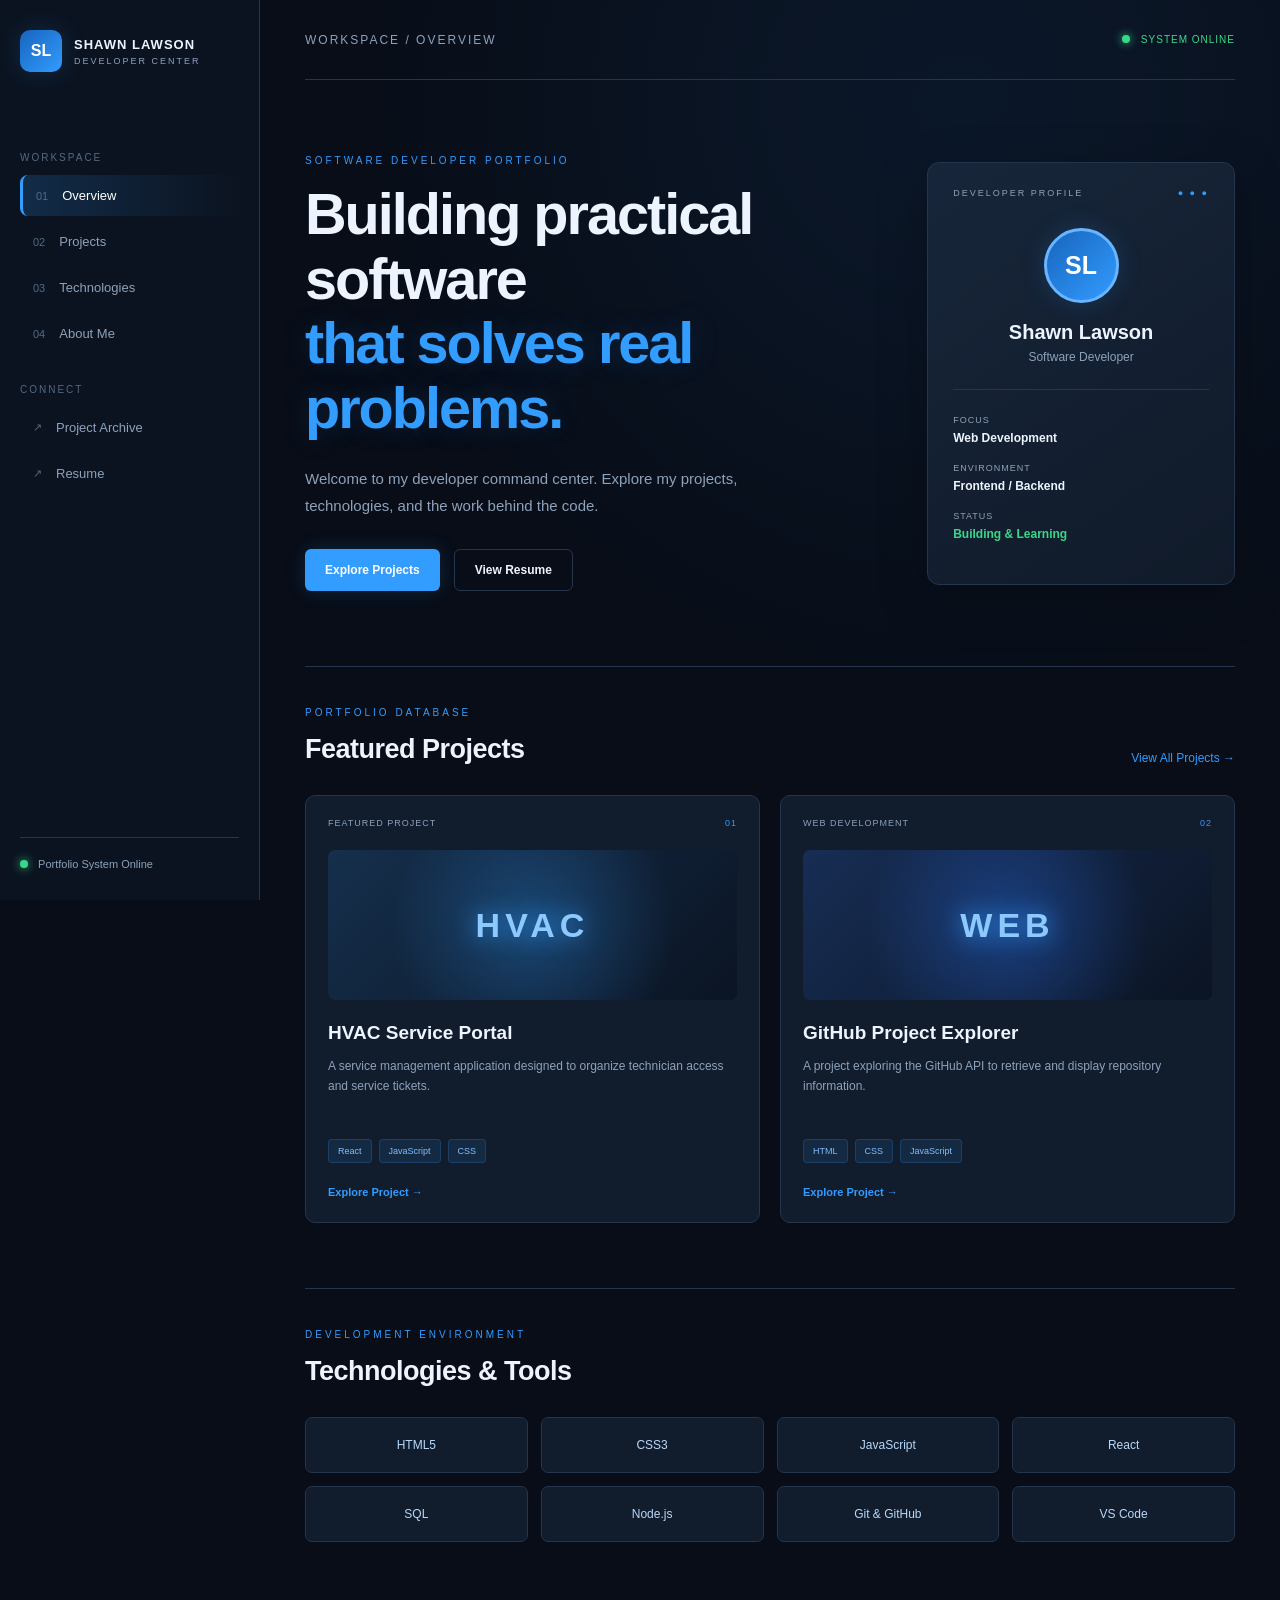
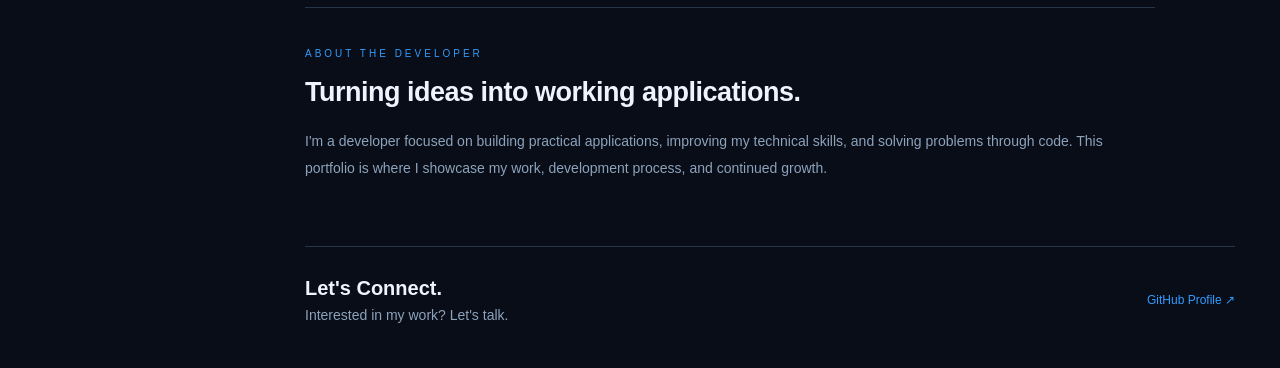
<file: index.html>
<!DOCTYPE html>
<html lang="en">

<head>
    <meta charset="UTF-8">
    <meta name="viewport" content="width=device-width, initial-scale=1.0">

    <meta name="description" content="Shawn Lawson - Software Developer Portfolio">

    <title>Shawn Lawson | Developer Command Center</title>

    <link rel="stylesheet" href="/css/style.css">
</head>

<body>

    <div class="command-center">

        <!-- SIDEBAR -->
        <aside class="sidebar">

            <div class="brand">
                <span class="brand-icon">SL</span>
                <div>
                    <h2>SHAWN LAWSON</h2>
                    <p>DEVELOPER CENTER</p>
                </div>
            </div>

            <nav class="sidebar-nav">
                <p class="nav-label">WORKSPACE</p>

                <a href="#overview" class="nav-link active">
                    <span>01</span> Overview
                </a>

                <a href="#projects" class="nav-link">
                    <span>02</span> Projects
                </a>

                <a href="#skills" class="nav-link">
                    <span>03</span> Technologies
                </a>

                <a href="#about" class="nav-link">
                    <span>04</span> About Me
                </a>

                <p class="nav-label">CONNECT</p>

                <a href="projects.html" class="nav-link">
                    <span>↗</span> Project Archive
                </a>

                <a href="resume.html" class="nav-link">
                    <span>↗</span> Resume
                </a>
            </nav>

            <div class="sidebar-footer">
                <span class="status-indicator"></span>
                Portfolio System Online
            </div>

        </aside>


        <!-- MAIN CONTENT -->
        <main class="main-content">

            <!-- TOP BAR -->
            <header class="topbar">
                <div>
                    <p class="breadcrumb">WORKSPACE / OVERVIEW</p>
                </div>

                <div class="system-status">
                    <span class="status-indicator"></span>
                    SYSTEM ONLINE
                </div>
            </header>


            <!-- OVERVIEW -->
            <section class="hero-section" id="overview">

                <div class="hero-content">
                    <p class="section-eyebrow">
                        SOFTWARE DEVELOPER PORTFOLIO
                    </p>

                    <h1>
                        Building practical software
                        <span>that solves real problems.</span>
                    </h1>

                    <p class="hero-description">
                        Welcome to my developer command center.
                        Explore my projects, technologies, and
                        the work behind the code.
                    </p>

                    <div class="hero-actions">
                        <a href="#projects" class="primary-button">
                            Explore Projects
                        </a>

                        <a href="resume.html" class="secondary-button">
                            View Resume
                        </a>
                    </div>
                </div>

                <div class="profile-panel">
                    <div class="panel-header">
                        <span>DEVELOPER PROFILE</span>
                        <span class="panel-dots">● ● ●</span>
                    </div>

                    <div class="profile-avatar">SL</div>

                    <h2>Shawn Lawson</h2>
                    <p>Software Developer</p>

                    <div class="profile-divider"></div>

                    <div class="profile-detail">
                        <span>FOCUS</span>
                        <strong>Web Development</strong>
                    </div>

                    <div class="profile-detail">
                        <span>ENVIRONMENT</span>
                        <strong>Frontend / Backend</strong>
                    </div>

                    <div class="profile-detail">
                        <span>STATUS</span>
                        <strong class="online-text">Building & Learning</strong>
                    </div>
                </div>

            </section>


            <!-- PROJECTS -->
            <section class="content-section" id="projects">

                <div class="section-heading">
                    <div>
                        <p class="section-eyebrow">PORTFOLIO DATABASE</p>
                        <h2>Featured Projects</h2>
                    </div>

                    <a href="projects.html" class="text-link">
                        View All Projects →
                    </a>
                </div>

                <div class="project-grid">

                    <article class="project-card featured-project">
                        <div class="project-topline">
                            <span>FEATURED PROJECT</span>
                            <span class="project-number">01</span>
                        </div>

                        <div class="project-visual">
                            <span>HVAC</span>
                        </div>

                        <h3>HVAC Service Portal</h3>

                        <p>
                            A service management application
                            designed to organize technician
                            access and service tickets.
                        </p>

                        <div class="tech-tags">
                            <span>React</span>
                            <span>JavaScript</span>
                            <span>CSS</span>
                        </div>

                        <a href="projects.html" class="project-link">
                            Explore Project →
                        </a>
                    </article>


                    <article class="project-card">
                        <div class="project-topline">
                            <span>WEB DEVELOPMENT</span>
                            <span class="project-number">02</span>
                        </div>

                        <div class="project-visual visual-blue">
                            <span>WEB</span>
                        </div>

                        <h3>GitHub Project Explorer</h3>

                        <p>
                            A project exploring the GitHub API
                            to retrieve and display repository
                            information.
                        </p>

                        <div class="tech-tags">
                            <span>HTML</span>
                            <span>CSS</span>
                            <span>JavaScript</span>
                        </div>

                        <a href="projects.html" class="project-link">
                            Explore Project →
                        </a>
                    </article>

                </div>

            </section>


            <!-- TECHNOLOGIES -->
            <section class="content-section" id="skills">

                <div class="section-heading">
                    <div>
                        <p class="section-eyebrow">DEVELOPMENT ENVIRONMENT</p>
                        <h2>Technologies & Tools</h2>
                    </div>
                </div>

                <div class="skills-grid">
                    <div class="skill-card">HTML5</div>
                    <div class="skill-card">CSS3</div>
                    <div class="skill-card">JavaScript</div>
                    <div class="skill-card">React</div>
                    <div class="skill-card">SQL</div>
                    <div class="skill-card">Node.js</div>
                    <div class="skill-card">Git & GitHub</div>
                    <div class="skill-card">VS Code</div>
                </div>

            </section>


            <!-- ABOUT -->
            <section class="content-section about-section" id="about">

                <p class="section-eyebrow">ABOUT THE DEVELOPER</p>

                <h2>Turning ideas into working applications.</h2>

                <p>
                    I'm a developer focused on building practical
                    applications, improving my technical skills,
                    and solving problems through code.

                    This portfolio is where I showcase my work,
                    development process, and continued growth.
                </p>

            </section>


            <!-- CONTACT -->
            <footer class="main-footer" id="contact">
                <div>
                    <h3>Let's Connect.</h3>
                    <p>Interested in my work? Let's talk.</p>
                </div>

                <a href="https://github.com/Slawson25" target="_blank" rel="noopener noreferrer">
                    GitHub Profile ↗
                </a>
            </footer>

        </main>

    </div>

    <script type="module" src="/js/app.js"></script>

</body>

</html>
</file>
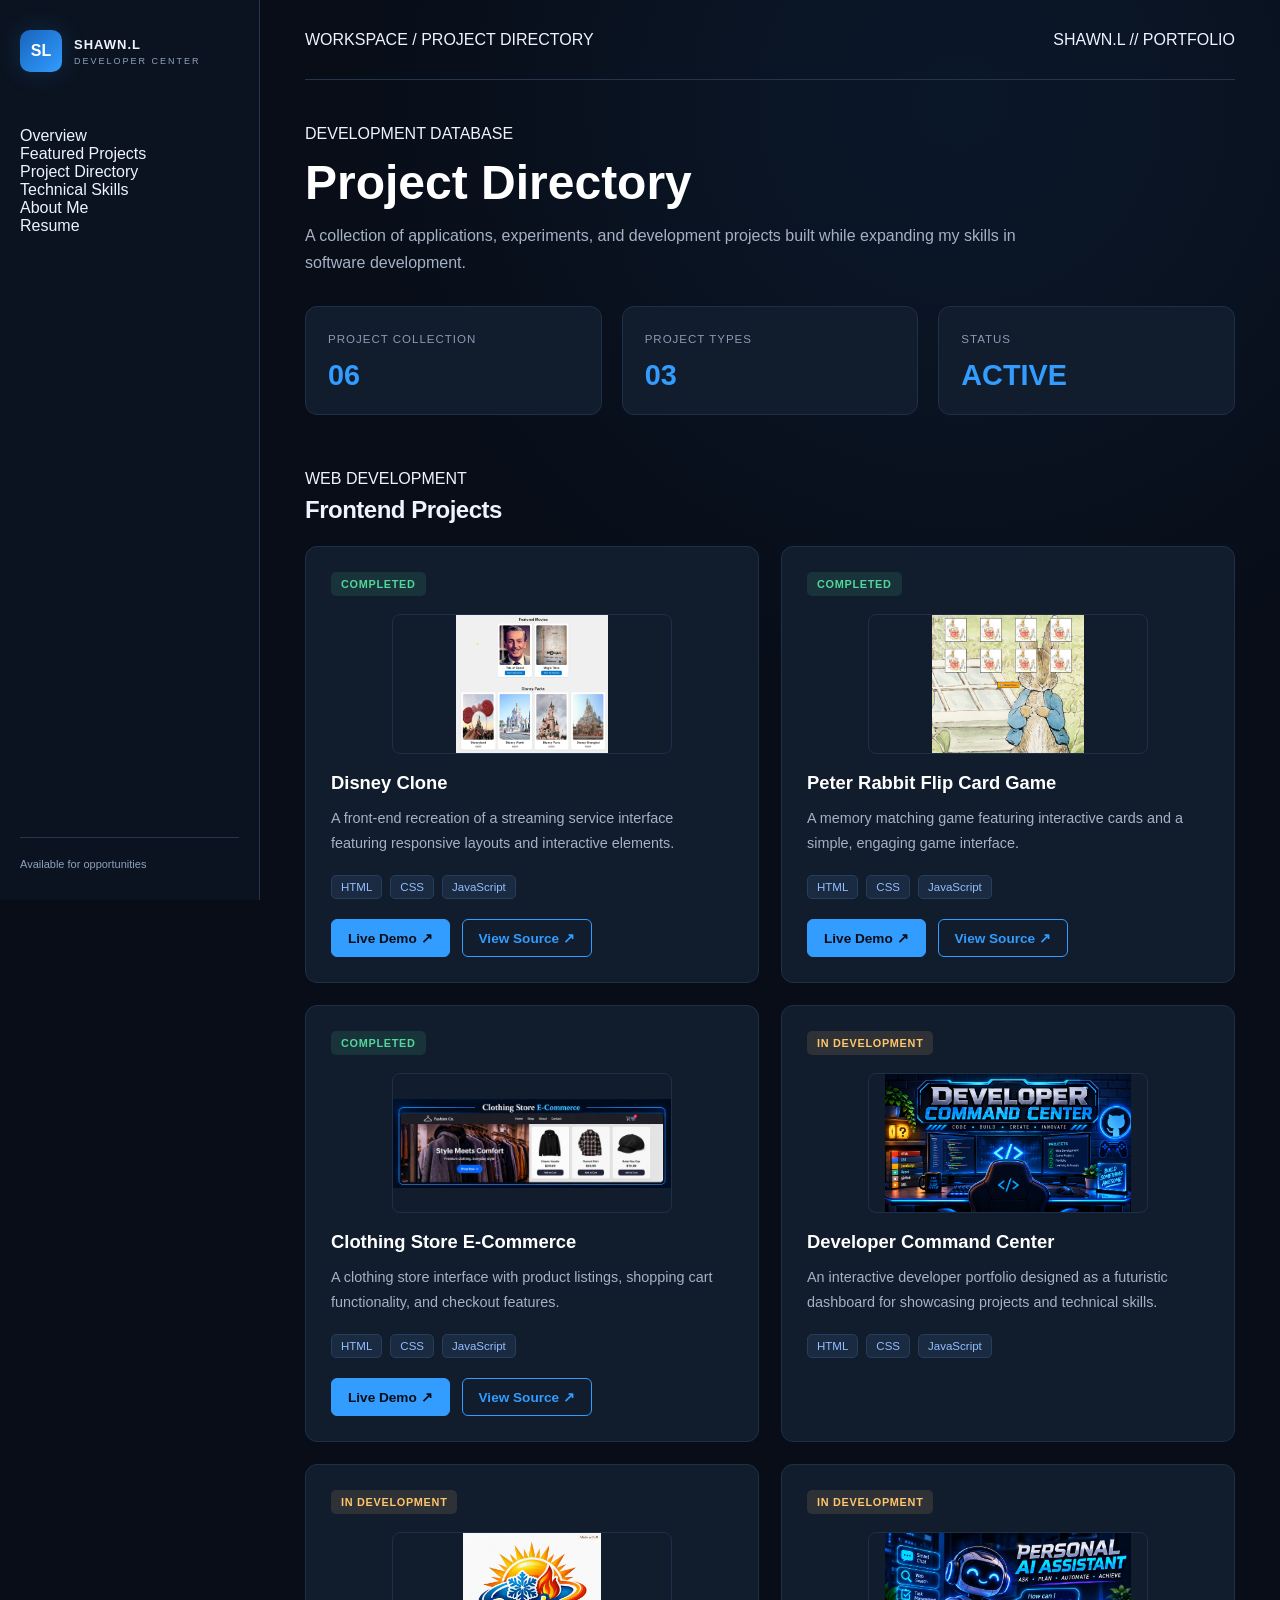
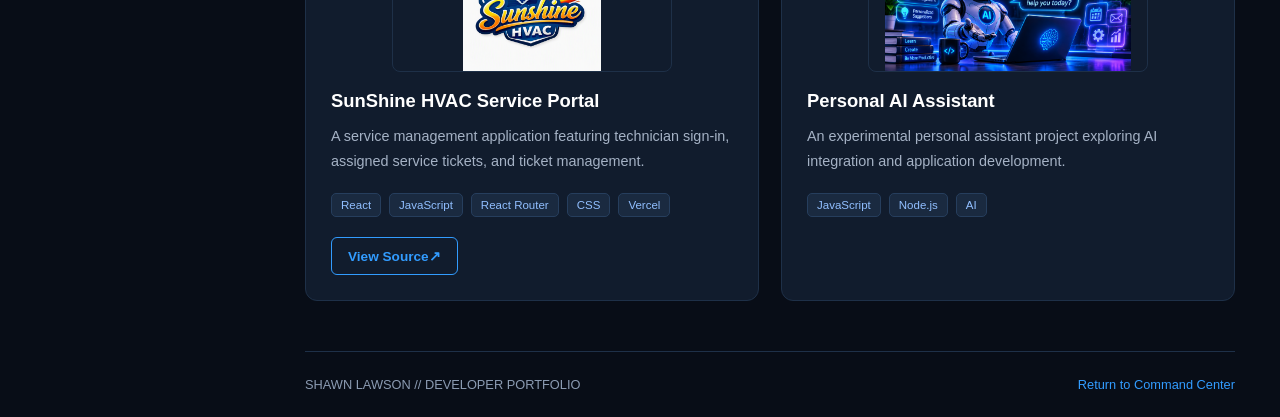
<file: projects.html>
<!DOCTYPE html>
<html lang="en">

<head>
    <meta charset="UTF-8">
    <meta name="viewport" content="width=device-width, initial-scale=1.0">

    <title>Project Directory | Shawn Lawson</title>

    <link rel="stylesheet" href="/css/style.css">
    <link rel="stylesheet" href="/css/projects.css">
</head>

<body>

    <div class="dashboard">

        <aside class="sidebar">
            <div class="brand">
                <span class="brand-icon">SL</span>
                <div>
                    <h2>SHAWN.L</h2>
                    <p>DEVELOPER CENTER</p>
                </div>
            </div>

            <nav class="sidebar-nav">
                <a href="index.html">Overview</a>
                <a href="index.html#projects">Featured Projects</a>
                <a href="projects.html" class="active">Project Directory</a>
                <a href="index.html#skills">Technical Skills</a>
                <a href="index.html#about">About Me</a>
                <a href="resume.html">Resume</a>
            </nav>

            <div class="sidebar-footer">
                <span class="status-dot"></span>
                Available for opportunities
            </div>
        </aside>

        <main class="main-content">

            <header class="topbar">
                <span>WORKSPACE / PROJECT DIRECTORY</span>
                <span>SHAWN.L // PORTFOLIO</span>
            </header>

            <section class="directory-hero">
                <p class="eyebrow">DEVELOPMENT DATABASE</p>
                <h1>Project Directory</h1>
                <p>
                    A collection of applications, experiments, and
                    development projects built while expanding my
                    skills in software development.
                </p>
            </section>

            <section class="directory-stats">
                <div class="stat-card">
                    <span>PROJECT COLLECTION</span>
                    <h2>06</h2>
                </div>

                <div class="stat-card">
                    <span>PROJECT TYPES</span>
                    <h2>03</h2>
                </div>

                <div class="stat-card">
                    <span>STATUS</span>
                    <h2>ACTIVE</h2>
                </div>
            </section>

            <section class="project-section">
                <div class="section-heading">
                    <div>
                        <p class="eyebrow">WEB DEVELOPMENT</p>
                        <h2>Frontend Projects</h2>
                    </div>
                </div>

                <div class="directory-grid">


                    <article class="directory-card">
                        <span class="project-status completed">
                            COMPLETED
                        </span>

                        <img class="project-preview" src="assets/disney-clone-preview.png"
                            alt="Disney Clone project preview">

                        <h3>Disney Clone</h3>

                        <p>
                            A front-end recreation of a streaming
                            service interface featuring responsive
                            layouts and interactive elements.
                        </p>

                        <div class="tech-tags">
                            <span>HTML</span>
                            <span>CSS</span>
                            <span>JavaScript</span>
                        </div>

                        <div class="project-actions">
                            <a href="https://slawson25.github.io/final-project/" class="demo-link" target="_blank"
                                rel="noopener noreferrer">
                                Live Demo ↗
                            </a>

                            <a href="https://github.com/Slawson25/final-project" class="project-link" target="_blank"
                                rel="noopener noreferrer">
                                View Source ↗
                            </a>
                        </div>
                    </article>



                    <article class="directory-card">
                        <span class="project-status completed">
                            COMPLETED
                        </span>

                        <img class="project-preview" src="assets/peter-rabbit-game-preview.png" alt="peter-rabbit-game">

                        <h3>Peter Rabbit Flip Card Game</h3>

                        <p>
                            A memory matching game featuring
                            interactive cards and a simple,
                            engaging game interface.
                        </p>

                        <div class="tech-tags">
                            <span>HTML</span>
                            <span>CSS</span>
                            <span>JavaScript</span>
                        </div>

                        <div class="project-actions">
                            <a href="https://card-flip-game-sepia.vercel.app/" class="demo-link" target="_blank"
                                rel="noopener noreferrer">
                                Live Demo ↗
                            </a>

                            <a href="https://github.com/Slawson25/Card-Flip-Game" class="project-link" target="_blank"
                                rel="noopener noreferrer">
                                View Source ↗
                            </a>
                        </div>
                    </article>



                    <article class="directory-card">
                        <span class="project-status completed">
                            COMPLETED
                        </span>

                        <img class="project-preview" src="assets/clothing-store-preview.png" alt="clothing-store">

                        <h3>Clothing Store E-Commerce</h3>

                        <p>
                            A clothing store interface with product
                            listings, shopping cart functionality,
                            and checkout features.
                        </p>

                        <div class="tech-tags">
                            <span>HTML</span>
                            <span>CSS</span>
                            <span>JavaScript</span>
                        </div>

                        <div class="project-actions">
                            <a href="https://slawson25.github.io/E-Commerce-Page/" class="demo-link" target="_blank"
                                rel="noopener noreferrer">
                                Live Demo ↗
                            </a>

                            <a href="https://github.com/Slawson25/E-Commerce-Page" class="project-link" target="_blank"
                                rel="noopener noreferrer">
                                View Source ↗
                            </a>
                        </div>
                    </article>


                    <article class="directory-card">
                        <span class="project-status in-progress">
                            IN DEVELOPMENT
                        </span>

                        <img class="project-preview" src="assets/Neon Developer Command Center.png"
                            alt="Neon Developer">

                        <h3>Developer Command Center</h3>
                        <p>
                            An interactive developer portfolio
                            designed as a futuristic dashboard
                            for showcasing projects and technical skills.
                        </p>
                        <div class="tech-tags">
                            <span>HTML</span>
                            <span>CSS</span>
                            <span>JavaScript</span>
                        </div>
                    </article>

                    <article class="directory-card">
                        <span class="project-status in-progress">
                            IN DEVELOPMENT
                        </span>

                        <img class="project-preview" src="assets/custom-HVAC.png" alt="custom-hvac">

                        <h3>SunShine HVAC Service Portal</h3>
                        <p>
                            A service management application
                            featuring technician sign-in,
                            assigned service tickets, and
                            ticket management.
                        </p>
                        <div class="tech-tags">
                            <span>React</span>
                            <span>JavaScript</span>
                            <span>React Router</span>
                            <span>CSS</span>
                            <span>Vercel</span>
                        </div>

                        <div class="project-actions">
                            <a href="https://github.com/Slawson25/hvac-portal"
                            class="project-link"
                            target="_blank"
                            rel="noopener noreferrer">
                            View Source↗</a>
                        </div>
                    </article>

                    <article class="directory-card">
                        <span class="project-status in-progress">
                            IN DEVELOPMENT
                        </span>

                        <img class="project-preview" src="assets/Personal AI Assistant Neon Workspace.png"
                            alt="Personal AI Assistant">

                        <h3>Personal AI Assistant</h3>
                        <p>
                            An experimental personal assistant
                            project exploring AI integration
                            and application development.
                        </p>
                        <div class="tech-tags">
                            <span>JavaScript</span>
                            <span>Node.js</span>
                            <span>AI</span>
                        </div>
                    </article>

                </div>
            </section>

            <footer class="directory-footer">
                <p>SHAWN LAWSON // DEVELOPER PORTFOLIO</p>
                <a href="index.html">Return to Command Center</a>
            </footer>

        </main>
    </div>

</body>

</html>
</file>
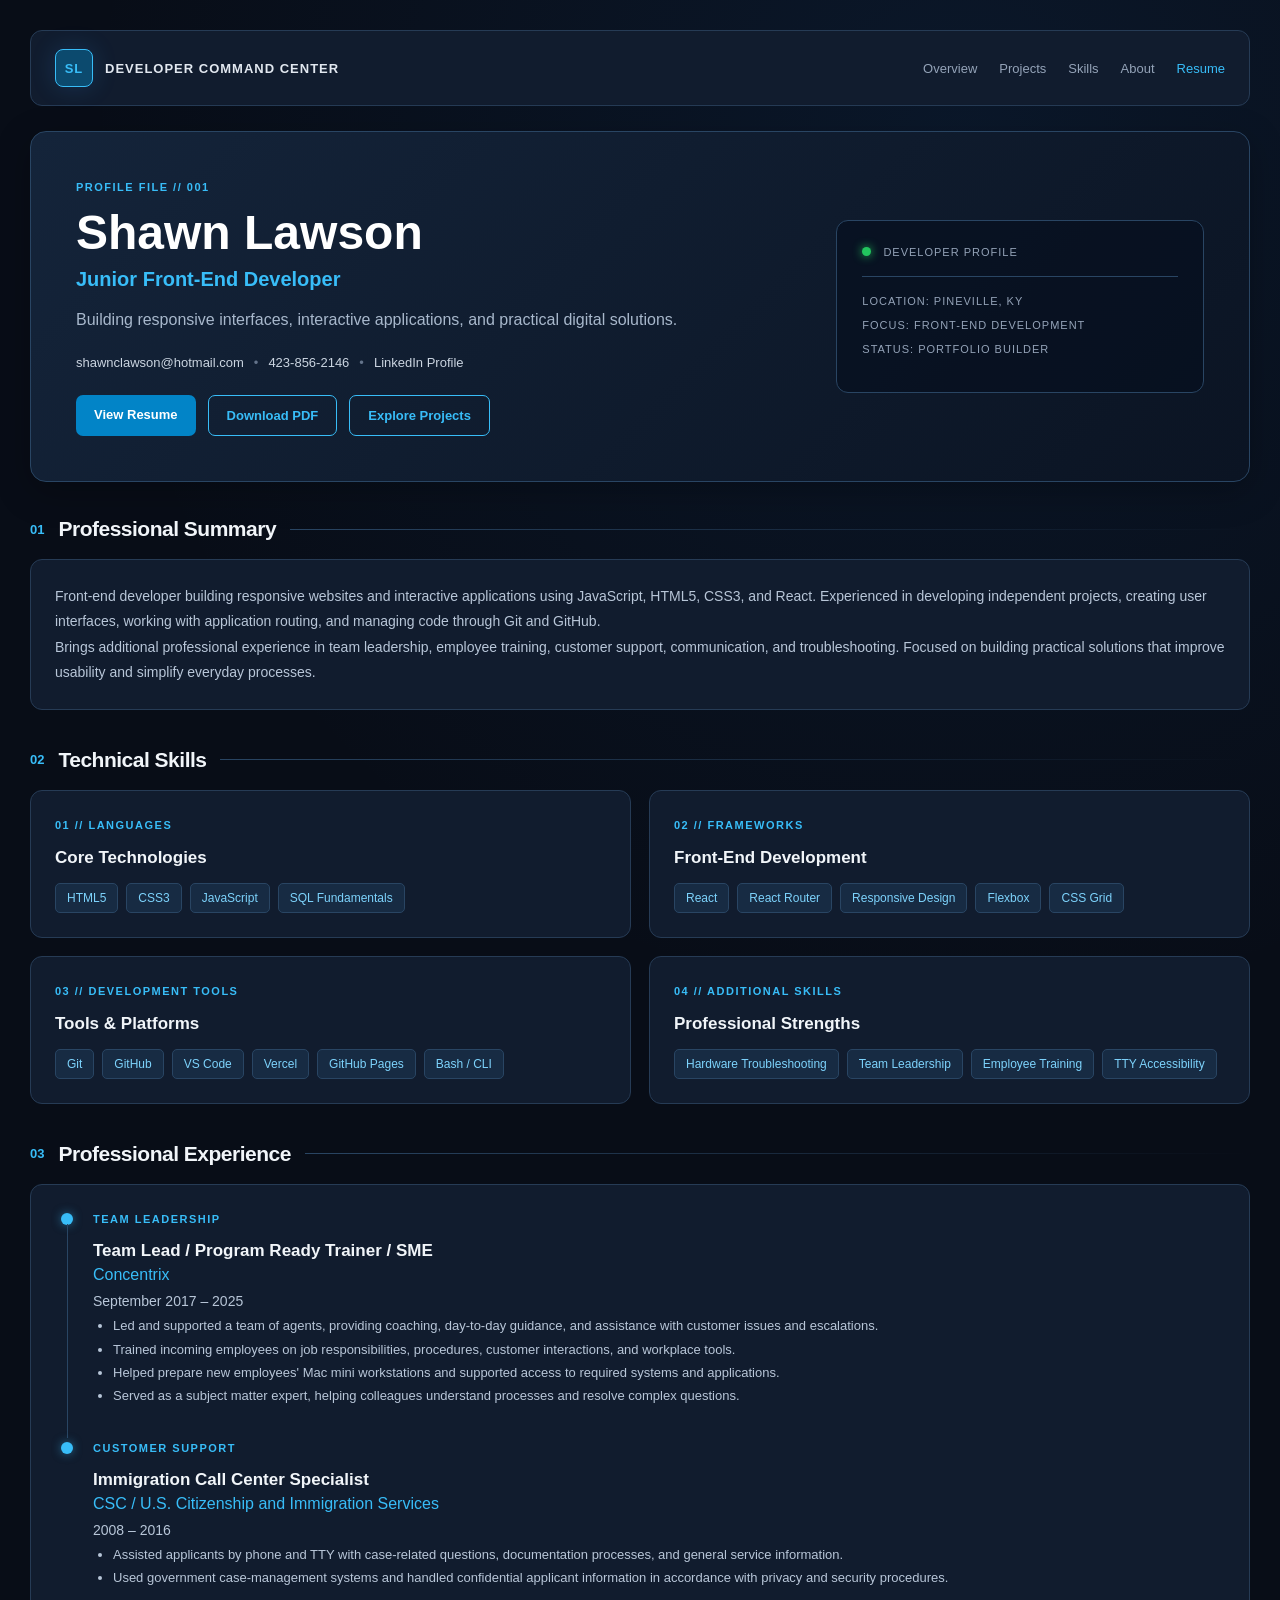
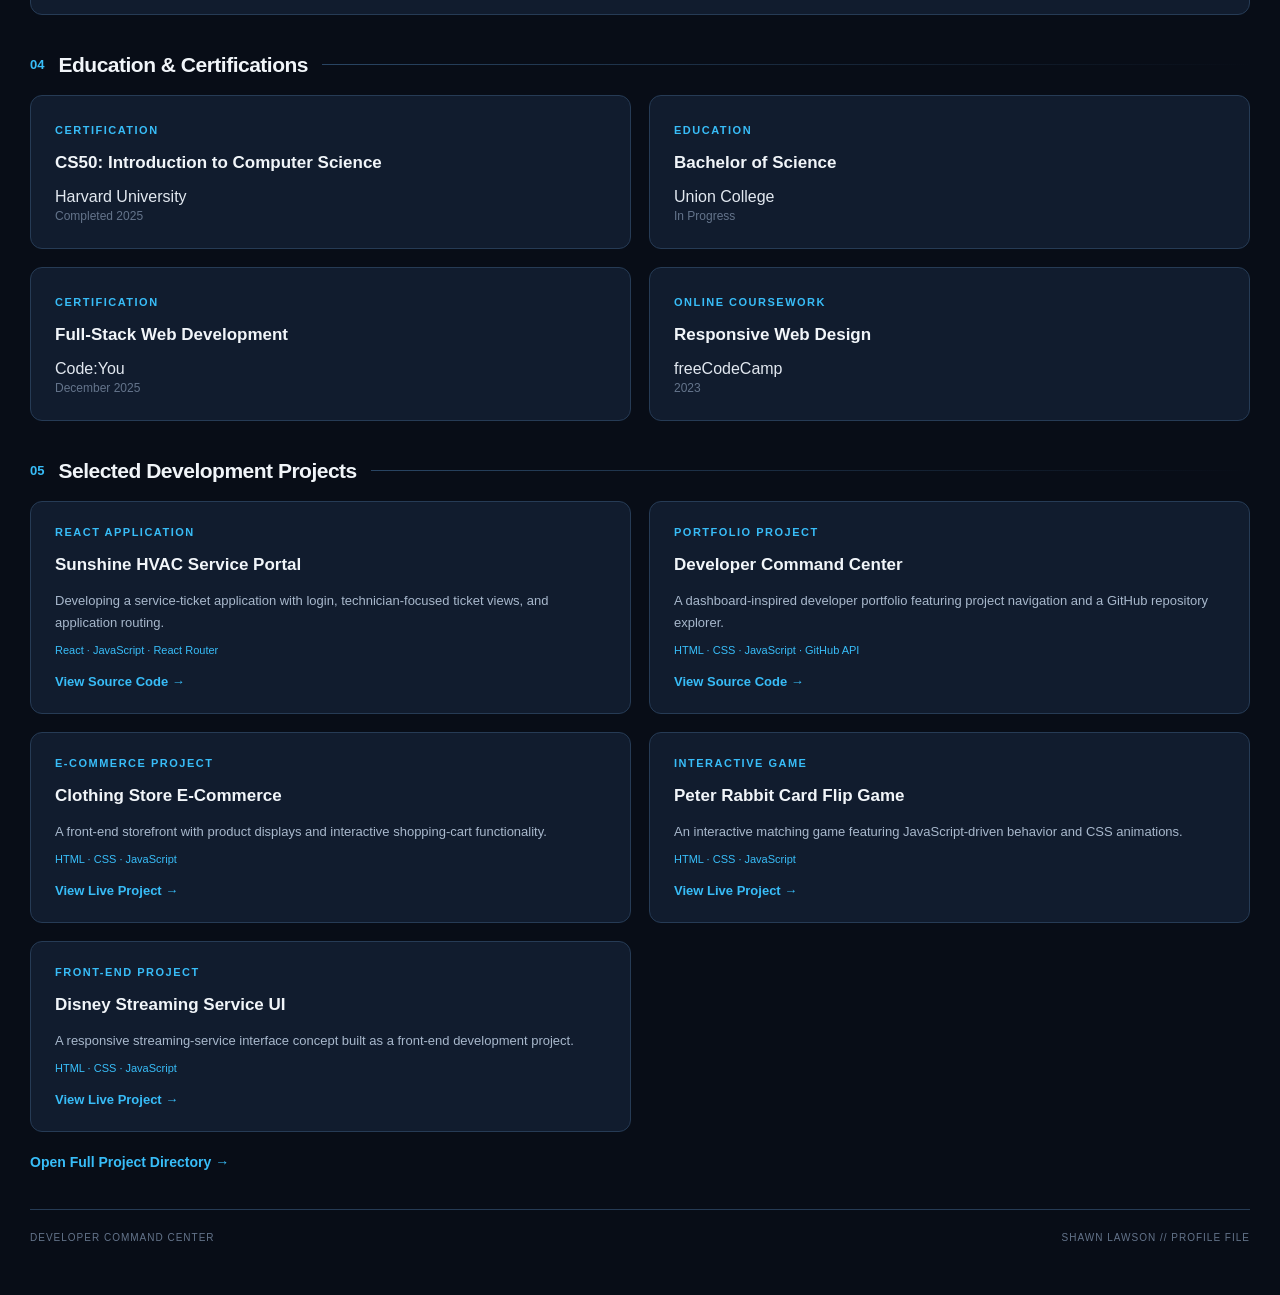
<file: resume.html>
<!DOCTYPE html>
<html lang="en">

<head>
    <meta charset="UTF-8">
    <meta name="viewport" content="width=device-width, initial-scale=1.0">

    <title>Resume | Shawn Lawson - Developer Command Center</title>

    <link rel="stylesheet" href="css/style.css">
    <link rel="stylesheet" href="css/resume.css">
</head>

<body>

    <main class="resume-dashboard">

        <!-- TOP NAVIGATION -->
        <header class="resume-topbar">
            <a href="index.html" class="resume-brand">
                <span class="brand-icon">SL</span>
                <span>DEVELOPER COMMAND CENTER</span>
            </a>

            <nav class="resume-nav">
                <a href="index.html">Overview</a>
                <a href="projects.html">Projects</a>
                <a href="index.html#skills">Skills</a>
                <a href="index.html#about">About</a>
                <a href="resume.html" class="active">Resume</a>
            </nav>
        </header>

        <!-- PROFILE HEADER -->
        <section class="resume-hero">

            <div class="resume-hero-content">
                <span class="system-label">PROFILE FILE // 001</span>

                <h1>Shawn Lawson</h1>

                <h2>Junior Front-End Developer</h2>

                <p>
                    Building responsive interfaces, interactive applications,
                    and practical digital solutions.
                </p>

                <div class="resume-contact">
                    <a href="mailto:shawnclawson@hotmail.com">
                        shawnclawson@hotmail.com
                    </a>

                    <span>•</span>

                    <a href="tel:+14238562146">
                        423-856-2146
                    </a>

                    <span>•</span>

                    <a href="https://www.linkedin.com/in/shawn-lawson-a45591269/"
                        target="_blank" rel="noopener noreferrer">
                        LinkedIn Profile
                    </a>
                </div>

                <div class="resume-actions">
                    <a href="assets/Shawn_Lawson_Command_Center_Resume.pdf"
   class="resume-button"
   target="_blank"
   rel="noopener noreferrer">
    <i class="fas fa-file-pdf"></i>
    View Resume
</a>

<a href="assets/Shawn_Lawson_Command_Center_Resume.pdf"
   class="resume-button secondary"
   download>
    <i class="fas fa-download"></i>
    Download PDF
</a>

                    <a href="projects.html" class="resume-button secondary">
                        Explore Projects
                    </a>
                </div>
            </div>

            <div class="profile-status">
                <span class="status-indicator"></span>
                <span>DEVELOPER PROFILE</span>

                <div class="profile-status-line"></div>

                <p>LOCATION: PINEVILLE, KY</p>
                <p>FOCUS: FRONT-END DEVELOPMENT</p>
                <p>STATUS: PORTFOLIO BUILDER</p>
            </div>

        </section>

        <!-- PROFESSIONAL SUMMARY -->
        <section class="resume-section" id="about">

            <div class="section-heading">
                <span>01</span>
                <h2>Professional Summary</h2>
            </div>

            <div class="resume-panel">
                <p>
                    Front-end developer building responsive websites and interactive
                    applications using JavaScript, HTML5, CSS3, and React. Experienced
                    in developing independent projects, creating user interfaces,
                    working with application routing, and managing code through Git
                    and GitHub.
                </p>

                <p>
                    Brings additional professional experience in team leadership,
                    employee training, customer support, communication, and
                    troubleshooting. Focused on building practical solutions that
                    improve usability and simplify everyday processes.
                </p>
            </div>

        </section>

        <!-- TECHNICAL SKILLS -->
        <section class="resume-section" id="skills">

            <div class="section-heading">
                <span>02</span>
                <h2>Technical Skills</h2>
            </div>

            <div class="resume-skills-grid">

                <article class="skill-panel">
                    <span class="panel-label">01 // LANGUAGES</span>
                    <h3>Core Technologies</h3>
                    <div class="skill-tags">
                        <span>HTML5</span>
                        <span>CSS3</span>
                        <span>JavaScript</span>
                        <span>SQL Fundamentals</span>
                    </div>
                </article>

                <article class="skill-panel">
                    <span class="panel-label">02 // FRAMEWORKS</span>
                    <h3>Front-End Development</h3>
                    <div class="skill-tags">
                        <span>React</span>
                        <span>React Router</span>
                        <span>Responsive Design</span>
                        <span>Flexbox</span>
                        <span>CSS Grid</span>
                    </div>
                </article>

                <article class="skill-panel">
                    <span class="panel-label">03 // DEVELOPMENT TOOLS</span>
                    <h3>Tools & Platforms</h3>
                    <div class="skill-tags">
                        <span>Git</span>
                        <span>GitHub</span>
                        <span>VS Code</span>
                        <span>Vercel</span>
                        <span>GitHub Pages</span>
                        <span>Bash / CLI</span>
                    </div>
                </article>

                <article class="skill-panel">
                    <span class="panel-label">04 // ADDITIONAL SKILLS</span>
                    <h3>Professional Strengths</h3>
                    <div class="skill-tags">
                        <span>Hardware Troubleshooting</span>
                        <span>Team Leadership</span>
                        <span>Employee Training</span>
                        <span>TTY Accessibility</span>
                    </div>
                </article>

            </div>

        </section>

        <!-- WORK EXPERIENCE -->
        <section class="resume-section">

            <div class="section-heading">
                <span>03</span>
                <h2>Professional Experience</h2>
            </div>

            <div class="resume-panel experience-panel">

                <div class="timeline-item">
                    <span class="timeline-dot"></span>

                    <div>
                        <span class="panel-label">TEAM LEADERSHIP</span>
                        <h3>Team Lead / Program Ready Trainer / SME</h3>
                        <h4>Concentrix</h4>
                        <p class="resume-date">September 2017 – 2025</p>

                        <ul>
                            <li>
                                Led and supported a team of agents, providing
                                coaching, day-to-day guidance, and assistance
                                with customer issues and escalations.
                            </li>

                            <li>
                                Trained incoming employees on job responsibilities,
                                procedures, customer interactions, and workplace tools.
                            </li>

                            <li>
                                Helped prepare new employees' Mac mini workstations
                                and supported access to required systems and applications.
                            </li>

                            <li>
                                Served as a subject matter expert, helping colleagues
                                understand processes and resolve complex questions.
                            </li>
                        </ul>
                    </div>
                </div>

                <div class="timeline-item">
                    <span class="timeline-dot"></span>

                    <div>
                        <span class="panel-label">CUSTOMER SUPPORT</span>
                        <h3>Immigration Call Center Specialist</h3>
                        <h4>CSC / U.S. Citizenship and Immigration Services</h4>
                        <p class="resume-date">2008 – 2016</p>

                        <ul>
                            <li>
                                Assisted applicants by phone and TTY with case-related
                                questions, documentation processes, and general service information.
                            </li>

                            <li>
                                Used government case-management systems and handled
                                confidential applicant information in accordance with
                                privacy and security procedures.
                            </li>
                        </ul>
                    </div>
                </div>

            </div>

        </section>

        <!-- EDUCATION -->
        <section class="resume-section">

            <div class="section-heading">
                <span>04</span>
                <h2>Education & Certifications</h2>
            </div>

            <div class="resume-skills-grid">

                <article class="skill-panel">
                    <span class="panel-label">CERTIFICATION</span>
                    <h3>CS50: Introduction to Computer Science</h3>
                    <p>Harvard University</p>
                    <span class="resume-date">Completed 2025</span>
                </article>

                <article class="skill-panel">
                    <span class="panel-label">EDUCATION</span>
                    <h3>Bachelor of Science</h3>
                    <p>Union College</p>
                    <span class="resume-date">In Progress</span>
                </article>

                <article class="skill-panel">
                    <span class="panel-label">CERTIFICATION</span>
                    <h3>Full-Stack Web Development</h3>
                    <p>Code:You</p>
                    <span class="resume-date">December 2025</span>
                </article>

                <article class="skill-panel">
                    <span class="panel-label">ONLINE COURSEWORK</span>
                    <h3>Responsive Web Design</h3>
                    <p>freeCodeCamp</p>
                    <span class="resume-date">2023</span>
                </article>

            </div>

        </section>

        <!-- PROJECT EXPERIENCE -->
        <section class="resume-section">

            <div class="section-heading">
                <span>05</span>
                <h2>Selected Development Projects</h2>
            </div>

            <div class="resume-project-grid">

                <article class="resume-project-card">
                    <span class="panel-label">REACT APPLICATION</span>
                    <h3>Sunshine HVAC Service Portal</h3>
                    <p>
                        Developing a service-ticket application with login,
                        technician-focused ticket views, and application routing.
                    </p>
                    <span class="project-tech">React · JavaScript · React Router</span>
                    <a href="https://github.com/Slawson25/hvac-portal"
                        target="_blank" rel="noopener noreferrer">
                        View Source Code →
                    </a>
                </article>

                <article class="resume-project-card">
                    <span class="panel-label">PORTFOLIO PROJECT</span>
                    <h3>Developer Command Center</h3>
                    <p>
                        A dashboard-inspired developer portfolio featuring
                        project navigation and a GitHub repository explorer.
                    </p>
                    <span class="project-tech">HTML · CSS · JavaScript · GitHub API</span>
                    <a href="https://github.com/Slawson25/slawson25.github.io"
                        target="_blank" rel="noopener noreferrer">
                        View Source Code →
                    </a>
                </article>

                <article class="resume-project-card">
                    <span class="panel-label">E-COMMERCE PROJECT</span>
                    <h3>Clothing Store E-Commerce</h3>
                    <p>
                        A front-end storefront with product displays
                        and interactive shopping-cart functionality.
                    </p>
                    <span class="project-tech">HTML · CSS · JavaScript</span>
                    <a href="https://slawson25.github.io/E-Commerce-Page/"
                        target="_blank" rel="noopener noreferrer">
                        View Live Project →
                    </a>
                </article>

                <article class="resume-project-card">
                    <span class="panel-label">INTERACTIVE GAME</span>
                    <h3>Peter Rabbit Card Flip Game</h3>
                    <p>
                        An interactive matching game featuring JavaScript-driven
                        behavior and CSS animations.
                    </p>
                    <span class="project-tech">HTML · CSS · JavaScript</span>
                    <a href="https://card-flip-game-sepia.vercel.app/"
                        target="_blank" rel="noopener noreferrer">
                        View Live Project →
                    </a>
                </article>

                <article class="resume-project-card">
                    <span class="panel-label">FRONT-END PROJECT</span>
                    <h3>Disney Streaming Service UI</h3>
                    <p>
                        A responsive streaming-service interface concept
                        built as a front-end development project.
                    </p>
                    <span class="project-tech">HTML · CSS · JavaScript</span>
                    <a href="https://slawson25.github.io/final-project/"
                        target="_blank" rel="noopener noreferrer">
                        View Live Project →
                    </a>
                </article>

            </div>

            <a href="projects.html" class="all-projects-link">
                Open Full Project Directory →
            </a>

        </section>

        <footer class="resume-footer">
            <span>DEVELOPER COMMAND CENTER</span>
            <span>SHAWN LAWSON // PROFILE FILE</span>
        </footer>

    </main>

</body>
</html>
</file>
<file: css/style.css>
/* =========================================
   SHAWN LAWSON - DEVELOPER COMMAND CENTER
========================================= */

:root {
    --background: #080d17;
    --sidebar: #0c1422;
    --panel: #111c2d;
    --panel-light: #17263a;
    --border: #24354c;
    --blue: #329cff;
    --blue-glow: rgba(50, 156, 255, 0.18);
    --text: #edf4ff;
    --muted: #8da2bb;
    --green: #39d98a;
}

* {
    margin: 0;
    padding: 0;
    box-sizing: border-box;
}

html {
    scroll-behavior: smooth;
}

body {
    min-height: 100vh;
    background:
        radial-gradient(circle at 75% 5%, rgba(30, 100, 180, 0.12), transparent 30%),
        var(--background);
    color: var(--text);
    font-family: "Segoe UI", Arial, sans-serif;
}

a {
    color: inherit;
    text-decoration: none;
}

button,
a {
    -webkit-tap-highlight-color: transparent;
}

/* MAIN LAYOUT */

.command-center {
    display: flex;
    min-height: 100vh;
}

/* SIDEBAR */

.sidebar {
    width: 260px;
    min-height: 100vh;
    position: fixed;
    top: 0;
    left: 0;
    display: flex;
    flex-direction: column;
    padding: 30px 20px;
    background: rgba(12, 20, 34, 0.96);
    border-right: 1px solid var(--border);
    z-index: 10;
}

.brand {
    display: flex;
    align-items: center;
    gap: 12px;
    margin-bottom: 55px;
}

.brand-icon,
.profile-avatar {
    display: flex;
    align-items: center;
    justify-content: center;
    background: linear-gradient(135deg, #1765bd, #329cff);
    color: white;
    font-weight: 800;
    box-shadow: 0 0 25px var(--blue-glow);
}

.brand-icon {
    width: 42px;
    height: 42px;
    border-radius: 10px;
}

.brand h2 {
    font-size: 13px;
    letter-spacing: 1px;
}

.brand p {
    color: var(--muted);
    font-size: 9px;
    letter-spacing: 2px;
    margin-top: 4px;
}

.nav-label {
    color: #526a84;
    font-size: 10px;
    letter-spacing: 2px;
    margin: 25px 0 12px;
}

.sidebar-nav {
    display: flex;
    flex-direction: column;
}

.nav-link {
    display: flex;
    align-items: center;
    gap: 14px;
    padding: 13px;
    margin-bottom: 5px;
    color: var(--muted);
    font-size: 13px;
    border-radius: 8px;
    transition: 0.25s ease;
}

.nav-link span {
    color: #526a84;
    font-size: 11px;
}

.nav-link:hover,
.nav-link.active {
    color: white;
    background: linear-gradient(
        90deg,
        rgba(50, 156, 255, 0.18),
        transparent
    );
    border-left: 3px solid var(--blue);
}

.sidebar-footer {
    margin-top: auto;
    padding-top: 20px;
    border-top: 1px solid var(--border);
    color: var(--muted);
    font-size: 11px;
}

/* STATUS INDICATORS */

.status-indicator {
    display: inline-block;
    width: 8px;
    height: 8px;
    margin-right: 7px;
    background: var(--green);
    border-radius: 50%;
    box-shadow: 0 0 10px var(--green);
    animation: pulse 2s infinite;
}

@keyframes pulse {
    0%, 100% {
        opacity: 1;
        box-shadow: 0 0 10px var(--green);
    }

    50% {
        opacity: 0.5;
        box-shadow: 0 0 3px var(--green);
    }
}

/* MAIN CONTENT */

.main-content {
    width: calc(100% - 260px);
    max-width: 1600px;
    margin-left: 260px;
    padding: 0 45px;
}

/* TOP BAR */

.topbar {
    min-height: 80px;
    display: flex;
    align-items: center;
    justify-content: space-between;
    border-bottom: 1px solid var(--border);
}

.breadcrumb {
    color: var(--muted);
    font-size: 12px;
    letter-spacing: 2px;
}

.system-status {
    color: var(--green);
    font-size: 10px;
    letter-spacing: 1px;
}

/* HERO SECTION */

.hero-section {
    display: grid;
    grid-template-columns: 1.5fr 0.8fr;
    align-items: center;
    gap: 45px;
    padding: 75px 0;
}

.section-eyebrow {
    color: var(--blue);
    font-size: 10px;
    letter-spacing: 3px;
    margin-bottom: 16px;
}

.hero-content h1 {
    max-width: 700px;
    font-size: clamp(36px, 4.5vw, 60px);
    line-height: 1.12;
    letter-spacing: -2px;
}

.hero-content h1 span {
    display: block;
    color: var(--blue);
    text-shadow: 0 0 30px var(--blue-glow);
}

.hero-description {
    max-width: 500px;
    margin-top: 25px;
    color: var(--muted);
    font-size: 15px;
    line-height: 1.8;
}

.hero-actions {
    display: flex;
    flex-wrap: wrap;
    gap: 14px;
    margin-top: 30px;
}

.primary-button,
.secondary-button {
    display: inline-flex;
    align-items: center;
    justify-content: center;
    padding: 13px 20px;
    border-radius: 6px;
    font-size: 12px;
    font-weight: 700;
    transition: 0.25s ease;
}

.primary-button {
    color: white;
    background: var(--blue);
    box-shadow: 0 0 20px var(--blue-glow);
}

.primary-button:hover {
    background: #58adff;
    transform: translateY(-3px);
}

.secondary-button {
    border: 1px solid var(--border);
    color: var(--text);
}

.secondary-button:hover {
    border-color: var(--blue);
    color: var(--blue);
}

/* PROFILE PANEL */

.profile-panel {
    padding: 25px;
    background: linear-gradient(145deg, #17263a, #101a29);
    border: 1px solid var(--border);
    border-radius: 12px;
    box-shadow: 0 15px 50px rgba(0, 0, 0, 0.25);
    transition: 0.3s ease;
}

.profile-panel:hover {
    border-color: var(--blue);
    box-shadow: 0 0 30px var(--blue-glow);
    transform: translateY(-4px);
}

.panel-header {
    display: flex;
    justify-content: space-between;
    color: var(--muted);
    font-size: 9px;
    letter-spacing: 2px;
}

.panel-dots {
    color: var(--blue);
}

.profile-avatar {
    width: 75px;
    height: 75px;
    margin: 30px auto 18px;
    border: 3px solid #6ab5ff;
    border-radius: 50%;
    font-size: 25px;
    box-shadow: 0 0 25px var(--blue-glow);
}

.profile-panel h2,
.profile-panel > p {
    text-align: center;
}

.profile-panel h2 {
    font-size: 20px;
}

.profile-panel > p {
    margin-top: 6px;
    color: var(--muted);
    font-size: 12px;
}

.profile-divider {
    height: 1px;
    margin: 25px 0;
    background: var(--border);
}

.profile-detail {
    display: flex;
    flex-direction: column;
    gap: 6px;
    margin-bottom: 18px;
}

.profile-detail span {
    color: var(--muted);
    font-size: 9px;
    letter-spacing: 1px;
}

.profile-detail strong {
    font-size: 12px;
}

.online-text {
    color: var(--green);
}

/* CONTENT SECTIONS */

.content-section {
    padding: 40px 0 65px;
    border-top: 1px solid var(--border);
}

.section-heading {
    display: flex;
    align-items: end;
    justify-content: space-between;
    gap: 15px;
    margin-bottom: 30px;
}

.section-heading h2,
.about-section h2 {
    font-size: 27px;
    letter-spacing: -0.5px;
}

.text-link {
    color: var(--blue);
    font-size: 12px;
    transition: 0.2s ease;
}

.text-link:hover {
    color: white;
}

/* PROJECT CARDS */

.project-grid {
    display: grid;
    grid-template-columns: repeat(2, minmax(0, 1fr));
    gap: 20px;
}

.project-card {
    padding: 22px;
    background: var(--panel);
    border: 1px solid var(--border);
    border-radius: 10px;
    transition: 0.3s ease;
}

.project-card:hover {
    transform: translateY(-6px);
    border-color: var(--blue);
    box-shadow: 0 10px 35px var(--blue-glow);
}

.project-topline {
    display: flex;
    justify-content: space-between;
    color: var(--muted);
    font-size: 9px;
    letter-spacing: 1px;
}

.project-number {
    color: var(--blue);
}

.project-visual {
    height: 150px;
    display: flex;
    align-items: center;
    justify-content: center;
    margin: 22px 0;
    overflow: hidden;
    border-radius: 7px;
    background:
        radial-gradient(circle, rgba(50, 156, 255, 0.3), transparent 65%),
        linear-gradient(135deg, #152f4c, #0b1423);
}

.project-visual span {
    color: #8dc9ff;
    font-size: 34px;
    font-weight: 800;
    letter-spacing: 5px;
    text-shadow: 0 0 25px var(--blue);
}

.visual-blue {
    background:
        radial-gradient(circle, rgba(43, 119, 255, 0.35), transparent 65%),
        linear-gradient(135deg, #172d54, #0b1423);
}

.project-card h3 {
    font-size: 19px;
    margin-bottom: 12px;
}

.project-card > p {
    min-height: 65px;
    color: var(--muted);
    font-size: 12px;
    line-height: 1.7;
}

.tech-tags {
    display: flex;
    flex-wrap: wrap;
    gap: 7px;
    margin: 18px 0;
}

.tech-tags span {
    padding: 6px 9px;
    color: #83bfff;
    background: rgba(50, 156, 255, 0.1);
    border: 1px solid rgba(50, 156, 255, 0.2);
    border-radius: 4px;
    font-size: 9px;
}

.project-link {
    display: inline-block;
    margin-top: 5px;
    color: var(--blue);
    font-size: 11px;
    font-weight: 700;
}

.project-link:hover {
    color: white;
}

/* SKILLS */

.skills-grid {
    display: grid;
    grid-template-columns: repeat(4, minmax(0, 1fr));
    gap: 13px;
}

.skill-card {
    padding: 20px 10px;
    text-align: center;
    color: #b8d9fa;
    background: var(--panel);
    border: 1px solid var(--border);
    border-radius: 7px;
    font-size: 12px;
    transition: 0.25s ease;
}

.skill-card:hover {
    color: white;
    border-color: var(--blue);
    background: var(--panel-light);
    box-shadow: 0 0 18px var(--blue-glow);
    transform: translateY(-3px);
}

/* ABOUT */

.about-section {
    max-width: 850px;
}

.about-section h2 {
    margin-bottom: 18px;
    line-height: 1.3;
}

.about-section > p:last-child {
    color: var(--muted);
    font-size: 14px;
    line-height: 1.9;
}

/* FOOTER */

.main-footer {
    display: flex;
    align-items: center;
    justify-content: space-between;
    gap: 20px;
    padding: 30px 0 45px;
    border-top: 1px solid var(--border);
}

.main-footer h3 {
    margin-bottom: 7px;
    font-size: 20px;
}

.main-footer p {
    color: var(--muted);
    font-size: 14px;
}

.main-footer > a {
    color: var(--blue);
    font-size: 12px;
}

/* RESPONSIVE DESIGN */

@media (max-width: 1100px) {
    .main-content {
        padding: 0 30px;
    }

    .hero-section {
        grid-template-columns: 1fr 0.8fr;
        gap: 25px;
    }

    .skills-grid {
        grid-template-columns: repeat(3, minmax(0, 1fr));
    }
}

@media (max-width: 800px) {
    .sidebar {
        width: 100%;
        min-height: auto;
        height: auto;
        position: relative;
        padding: 15px 20px;
        border-right: none;
        border-bottom: 1px solid var(--border);
    }

    .brand {
        margin-bottom: 15px;
    }

    .sidebar-nav {
        flex-direction: row;
        flex-wrap: wrap;
        gap: 5px;
    }

    .nav-label {
        display: none;
    }

    .nav-link {
        padding: 9px;
        margin: 0;
        font-size: 11px;
    }

    .sidebar-footer {
        display: none;
    }

    .command-center {
        flex-direction: column;
    }

    .main-content {
        width: 100%;
        margin-left: 0;
        padding: 0 22px;
    }

    .hero-section {
        grid-template-columns: 1fr;
        padding: 50px 0;
    }

    .profile-panel {
        max-width: 420px;
        width: 100%;
    }
}

@media (max-width: 550px) {
    .main-content {
        padding: 0 16px;
    }

    .topbar {
        min-height: 65px;
    }

    .hero-content h1 {
        font-size: 37px;
    }

    .hero-actions {
        flex-direction: column;
        align-items: stretch;
    }

    .section-heading {
        align-items: flex-start;
        flex-direction: column;
    }

    .project-grid {
        grid-template-columns: 1fr;
    }

    .skills-grid {
        grid-template-columns: repeat(2, minmax(0, 1fr));
    }

    .main-footer {
        align-items: flex-start;
        flex-direction: column;
    }
}
</file>
<file: css/projects.css>
/* =================================
   PROJECT DIRECTORY
================================= */

.directory-hero {
    margin: 45px 0 30px;
    max-width: 750px;
}

.directory-hero h1 {
    font-size: clamp(2rem, 4vw, 3rem);
    margin: 12px 0;
    color: #ffffff;
}

.directory-hero > p:last-child {
    color: #a5b2c5;
    line-height: 1.7;
}

.directory-stats {
    display: grid;
    grid-template-columns: repeat(3, 1fr);
    gap: 20px;
    margin-bottom: 55px;
}

.stat-card {
    background: #111c2d;
    border: 1px solid #1e3048;
    border-radius: 12px;
    padding: 22px;
}

.stat-card span {
    color: #8b9bb2;
    font-size: 0.72rem;
    letter-spacing: 1px;
}

.stat-card h2 {
    color: #329cff;
    font-size: 1.8rem;
    margin-top: 12px;
}

.project-section {
    margin-bottom: 50px;
}

.section-heading {
    margin-bottom: 22px;
}

.section-heading h2 {
    font-size: 1.5rem;
    margin-top: 8px;
}

.directory-grid {
    display: grid;
    grid-template-columns: repeat(2, minmax(0, 1fr));
    gap: 22px;
}

.directory-card {
    background: #111c2d;
    border: 1px solid #1e3048;
    border-radius: 12px;
    padding: 25px;
    transition: border-color 0.2s ease, transform 0.2s ease;
}

.directory-card:hover {
    border-color: #329cff;
    transform: translateY(-4px);
}

.directory-card h3 {
    color: #ffffff;
    font-size: 1.15rem;
    margin: 18px 0 12px;
}

.directory-card p {
    color: #a5b2c5;
    line-height: 1.7;
    font-size: 0.9rem;
    margin-bottom: 20px;
}

.project-status {
    display: inline-block;
    padding: 6px 10px;
    border-radius: 5px;
    font-size: 0.68rem;
    font-weight: 700;
    letter-spacing: 0.7px;
}

.project-status.completed {
    color: #54d69a;
    background: rgba(84, 214, 154, 0.12);
}

.project-status.in-progress {
    color: #ffc66d;
    background: rgba(255, 198, 109, 0.12);
}

.tech-tags {
    display: flex;
    flex-wrap: wrap;
    gap: 8px;
}

.tech-tags span {
    background: #1a2a40;
    color: #91bfff;
    border: 1px solid #263e5d;
    border-radius: 5px;
    padding: 5px 9px;
    font-size: 0.72rem;
}

.directory-footer {
    border-top: 1px solid #1e3048;
    padding: 25px 0;
    margin-top: 45px;
    display: flex;
    justify-content: space-between;
    gap: 15px;
    flex-wrap: wrap;
    color: #8b9bb2;
    font-size: 0.8rem;
}

.directory-footer a {
    color: #329cff;
    text-decoration: none;
}

.directory-footer a:hover {
    color: #ffffff;
}

/* RESPONSIVE LAYOUT */

@media (max-width: 800px) {
    .directory-grid {
        grid-template-columns: 1fr;
    }

    .directory-stats {
        gap: 12px;
    }

    .stat-card {
        padding: 15px;
    }
}

@media (max-width: 550px) {
    .directory-stats {
        grid-template-columns: 1fr;
    }

    .directory-footer {
        flex-direction: column;
    }
}


/* PROJECT SOURCE LINKS */

.project-link {
    display: inline-flex;
    align-items: center;
    margin-top: 20px;
    padding: 10px 16px;
    border: 1px solid #329cff;
    border-radius: 6px;
    color: #329cff;
    font-size: 0.85rem;
    font-weight: 600;
    text-decoration: none;
    transition: all 0.2s ease;
}

.project-link:hover {
    background: #329cff;
    color: #080d17;
    box-shadow: 0 0 15px rgba(50, 156, 255, 0.3);
}

.project-actions {
    display: flex;
    flex-wrap: wrap;
    gap: 12px;
    margin-top: 20px;
}

.project-actions a {
    display: inline-flex;
    align-items: center;
    padding: 10px 16px;
    border-radius: 6px;
    font-size: 0.85rem;
    font-weight: 600;
    text-decoration: none;
    transition: all 0.2s ease;
}

.demo-link {
    background: #329cff;
    border: 1px solid #329cff;
    color: #080d17;
}

.demo-link:hover {
    background: #65b5ff;
    box-shadow: 0 0 15px rgba(50, 156, 255, 0.3);
}

.project-actions .project-link {
    margin-top: 0;
}

/* RESPONSIVE PROJECT PREVIEW IMAGES */
/* PROJECT PREVIEW IMAGES */

.directory-card {
    min-width: 0;
    overflow: hidden;
}

.directory-card img.project-preview {
    display: block;
    width: 280px;
    max-width: 100%;
    height: 140px;
    object-fit: contain;
    margin: 18px auto;
    border-radius: 8px;
    border: 1px solid #1e3048;
    box-sizing: border-box;
}
</file>
<file: css/resume.css>
/* =====================================
   DEVELOPER COMMAND CENTER - RESUME
===================================== */

.resume-dashboard {
    max-width: 1400px;
    margin: 0 auto;
    padding: 30px;
    color: #e2e8f0;
}

/* TOP NAVIGATION */

.resume-topbar {
    display: flex;
    justify-content: space-between;
    align-items: center;
    gap: 20px;
    padding: 18px 24px;
    background: #111c2e;
    border: 1px solid #263b55;
    border-radius: 12px;
    margin-bottom: 25px;
}

.resume-brand {
    display: flex;
    align-items: center;
    gap: 12px;
    color: #e2e8f0;
    text-decoration: none;
    font-size: 13px;
    font-weight: 700;
    letter-spacing: 1px;
}

.brand-icon {
    display: grid;
    place-items: center;
    width: 38px;
    height: 38px;
    background: #0c4a6e;
    color: #38bdf8;
    border: 1px solid #38bdf8;
    border-radius: 8px;
}

.resume-nav {
    display: flex;
    gap: 22px;
    flex-wrap: wrap;
}

.resume-nav a {
    color: #94a3b8;
    text-decoration: none;
    font-size: 13px;
    transition: 0.2s;
}

.resume-nav a:hover,
.resume-nav a.active {
    color: #38bdf8;
}

/* PROFILE HEADER */

.resume-hero {
    display: grid;
    grid-template-columns: 2fr 1fr;
    gap: 25px;
    padding: 45px;
    background: linear-gradient(135deg, #14243a, #0b1423);
    border: 1px solid #294563;
    border-radius: 16px;
    margin-bottom: 35px;
    box-shadow: 0 10px 35px rgba(0, 0, 0, 0.25);
}

.system-label,
.panel-label {
    display: inline-block;
    color: #38bdf8;
    font-size: 11px;
    font-weight: 700;
    letter-spacing: 1.5px;
    margin-bottom: 12px;
}

.resume-hero h1 {
    font-size: clamp(32px, 5vw, 48px);
    margin: 0 0 8px;
    color: #ffffff;
}

.resume-hero h2 {
    color: #38bdf8;
    font-size: 20px;
    margin-bottom: 15px;
}

.resume-hero-content > p {
    color: #a8b8cc;
    line-height: 1.7;
    max-width: 650px;
}

.resume-contact {
    display: flex;
    flex-wrap: wrap;
    gap: 10px;
    margin-top: 22px;
    color: #64748b;
    font-size: 13px;
}

.resume-contact a {
    color: #cbd5e1;
    text-decoration: none;
}

.resume-contact a:hover {
    color: #38bdf8;
}

.resume-actions {
    display: flex;
    gap: 12px;
    flex-wrap: wrap;
    margin-top: 25px;
}

.resume-button {
    display: inline-block;
    padding: 12px 18px;
    background: #0284c7;
    color: #ffffff;
    border-radius: 7px;
    text-decoration: none;
    font-size: 13px;
    font-weight: 700;
    transition: 0.2s;
}

.resume-button:hover {
    background: #0ea5e9;
    transform: translateY(-2px);
}

.resume-button.secondary {
    background: transparent;
    border: 1px solid #38bdf8;
    color: #38bdf8;
}

/* PROFILE STATUS PANEL */

.profile-status {
    align-self: center;
    padding: 25px;
    background: rgba(5, 15, 30, 0.65);
    border: 1px solid #294563;
    border-radius: 12px;
    color: #94a3b8;
    font-size: 11px;
    letter-spacing: 1px;
}

.status-indicator {
    display: inline-block;
    width: 9px;
    height: 9px;
    background: #22c55e;
    border-radius: 50%;
    margin-right: 8px;
    box-shadow: 0 0 10px #22c55e;
}

.profile-status-line {
    height: 1px;
    background: #294563;
    margin: 18px 0;
}

.profile-status p {
    margin: 12px 0;
}

/* SECTION HEADINGS */

.resume-section {
    margin-bottom: 38px;
}

.section-heading {
    display: flex;
    align-items: center;
    gap: 14px;
    margin-bottom: 18px;
}

.section-heading > span {
    color: #38bdf8;
    font-size: 13px;
    font-weight: 700;
}

.section-heading h2 {
    color: #f1f5f9;
    font-size: 21px;
    margin: 0;
}

.section-heading::after {
    content: "";
    flex: 1;
    height: 1px;
    background: linear-gradient(to right, #294563, transparent);
}

/* GENERAL PANELS */

.resume-panel,
.skill-panel,
.resume-project-card {
    background: #111c2e;
    border: 1px solid #263b55;
    border-radius: 12px;
    padding: 24px;
}

.resume-panel p {
    color: #b8c6d8;
    line-height: 1.8;
    font-size: 14px;
}

/* SKILLS GRID */

.resume-skills-grid {
    display: grid;
    grid-template-columns: repeat(2, minmax(0, 1fr));
    gap: 18px;
}

.skill-panel {
    transition: 0.2s;
}

.skill-panel:hover,
.resume-project-card:hover {
    border-color: #38bdf8;
    transform: translateY(-3px);
}

.skill-panel h3,
.resume-project-card h3 {
    color: #f1f5f9;
    font-size: 17px;
    margin: 5px 0 15px;
}

.skill-tags {
    display: flex;
    flex-wrap: wrap;
    gap: 8px;
}

.skill-tags span {
    background: #172b43;
    border: 1px solid #294563;
    color: #7dd3fc;
    padding: 7px 11px;
    border-radius: 5px;
    font-size: 12px;
}

/* EXPERIENCE TIMELINE */

.experience-panel {
    padding-left: 30px;
}

.timeline-item {
    display: grid;
    grid-template-columns: 14px 1fr;
    gap: 18px;
    position: relative;
    padding-bottom: 30px;
}

.timeline-item:last-child {
    padding-bottom: 0;
}

.timeline-item:not(:last-child)::after {
    content: "";
    position: absolute;
    left: 6px;
    top: 15px;
    bottom: 0;
    width: 1px;
    background: #294563;
}

.timeline-dot {
    width: 12px;
    height: 12px;
    background: #38bdf8;
    border-radius: 50%;
    margin-top: 4px;
    box-shadow: 0 0 10px rgba(56, 189, 248, 0.5);
}

.timeline-item h3 {
    color: #f1f5f9;
    margin: 4px 0;
    font-size: 17px;
}

.timeline-item h4 {
    color: #38bdf8;
    margin: 5px 0;
    font-weight: 500;
}

.resume-date {
    color: #64748b;
    font-size: 12px;
}

.timeline-item ul {
    padding-left: 20px;
    color: #b8c6d8;
    line-height: 1.8;
    font-size: 13px;
}

/* PROJECT GRID */

.resume-project-grid {
    display: grid;
    grid-template-columns: repeat(2, minmax(0, 1fr));
    gap: 18px;
}

.resume-project-card {
    display: flex;
    flex-direction: column;
    transition: 0.2s;
}

.resume-project-card p {
    color: #a8b8cc;
    font-size: 13px;
    line-height: 1.7;
}

.project-tech {
    color: #38bdf8;
    font-size: 11px;
    margin: 10px 0 18px;
}

.resume-project-card a {
    color: #38bdf8;
    text-decoration: none;
    font-size: 13px;
    font-weight: 700;
    margin-top: auto;
}

.resume-project-card a:hover {
    color: #7dd3fc;
}

.all-projects-link {
    display: inline-block;
    margin-top: 22px;
    color: #38bdf8;
    text-decoration: none;
    font-weight: 700;
    font-size: 14px;
}

/* FOOTER */

.resume-footer {
    display: flex;
    justify-content: space-between;
    gap: 15px;
    padding: 22px 0;
    margin-top: 35px;
    border-top: 1px solid #263b55;
    color: #64748b;
    font-size: 10px;
    letter-spacing: 1px;
}

/* RESPONSIVE DESIGN */

@media (max-width: 850px) {

    .resume-topbar {
        flex-direction: column;
        align-items: flex-start;
    }

    .resume-hero {
        grid-template-columns: 1fr;
        padding: 30px;
    }

    .profile-status {
        max-width: none;
    }
}

@media (max-width: 600px) {

    .resume-dashboard {
        padding: 15px;
    }

    .resume-nav {
        gap: 14px;
    }

    .resume-skills-grid,
    .resume-project-grid {
        grid-template-columns: 1fr;
    }

    .resume-hero {
        padding: 22px;
    }

    .resume-hero h1 {
        font-size: 34px;
    }

    .resume-contact {
        flex-direction: column;
    }

    .resume-contact span {
        display: none;
    }

    .resume-footer {
        flex-direction: column;
    }
}
</file>
